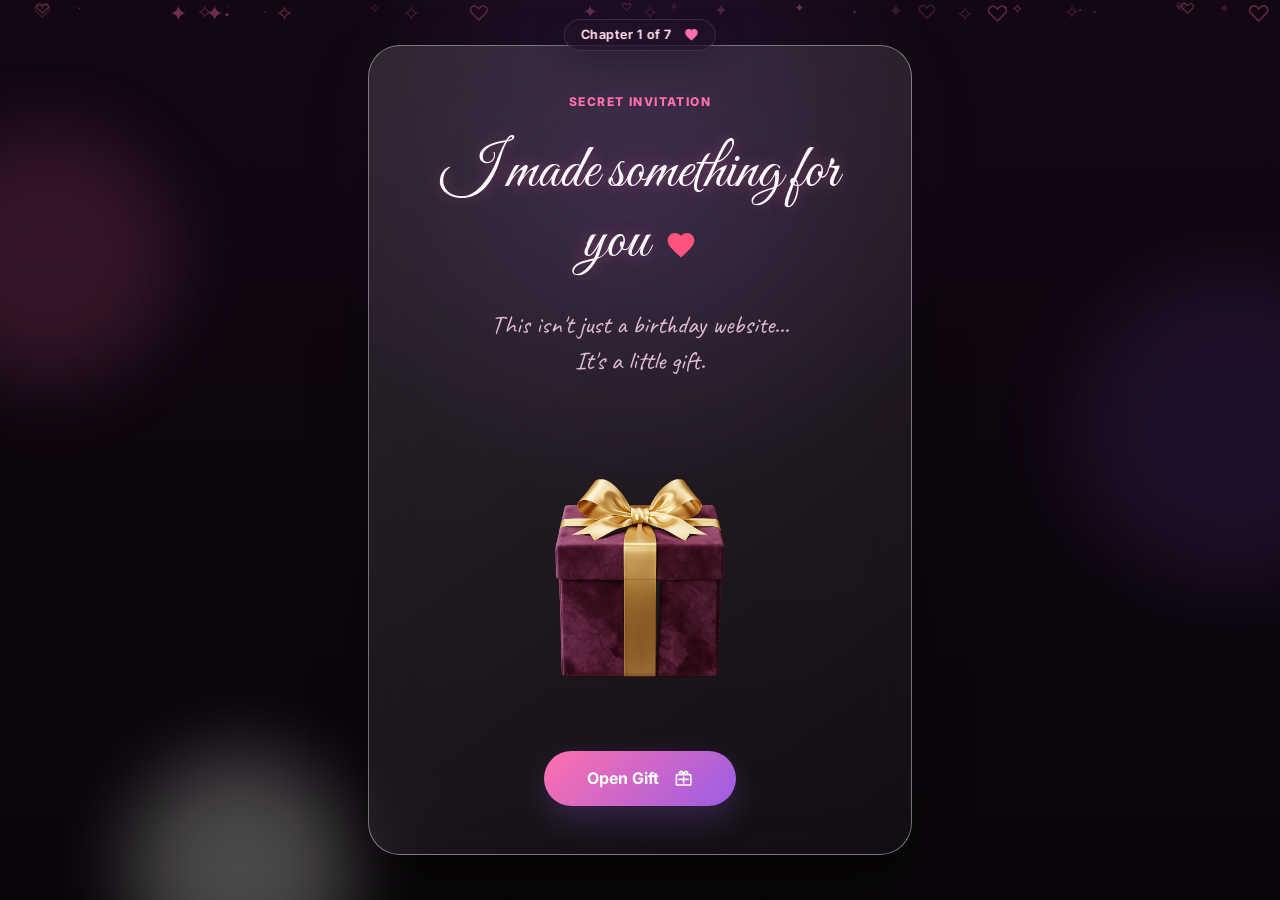
<file: index.html>
<!DOCTYPE html>
<html lang="en">
  <head>
    <meta charset="UTF-8" />
    <meta name="viewport" content="width=device-width, initial-scale=1.0" />
    <meta
      name="description"
      content="I made something for you - A handcrafted emotional birthday gift journey."
    />
    <title>I Made Something For You ❤️</title>
    <link rel="preconnect" href="https://fonts.googleapis.com" />
    <link rel="preconnect" href="https://fonts.gstatic.com" crossorigin />
    <link
      href="https://fonts.googleapis.com/css2?family=Caveat:wght@500;600;700&family=Great+Vibes&family=Inter:wght@400;500;600;700;800&display=swap"
      rel="stylesheet"
    />
    <link rel="stylesheet" href="css/shared.css" />
    <link rel="stylesheet" href="css/invitation.css" />
  </head>
  <body class="is-dark">
    <main class="journey" data-chapter="1">
      <section class="invitation-level" aria-label="Secret invitation">
        <div class="invitation-card">
          <p class="level-kicker">Secret invitation</p>
          <h1>
            I made something for you
            <span style="color: #ff527c; display: inline-flex; align-items: center; vertical-align: middle; margin-left: 0.35rem; margin-top: -0.2rem;"><svg viewBox="0 0 24 24" fill="currentColor" style="width: 2rem; height: 2rem;"><path d="M12 21.35l-1.45-1.32C5.4 15.36 2 12.28 2 8.5 2 5.42 4.42 3 7.5 3c1.74 0 3.41.81 4.5 2.09C13.09 3.81 14.76 3 16.5 3 19.58 3 22 5.42 22 8.5c0 3.78-3.4 6.86-8.55 11.54L12 21.35z"/></svg></span>
          </h1>
          <p class="soft-copy">This isn't just a birthday website... It's a little gift.</p>
          
          <button id="openGiftButton" class="gift-button" type="button" aria-label="Open gift">
            <span class="luxury-gift" aria-hidden="true">
              <span class="gift-glow"></span>
              <img src="luxury_gift_box.png" class="gift-slice gift-lid-img" alt="" />
              <img src="luxury_gift_box.png" class="gift-slice gift-body-img" alt="" />
            </span>
            <span class="primary-button" style="display: inline-flex; align-items: center; justify-content: center;">
              Open Gift 
              <svg viewBox="0 0 24 24" fill="currentColor" style="width: 1.2rem; height: 1.2rem; margin-left: 0.4rem; display: inline-block; vertical-align: middle;"><path d="M20 6h-2.18c.11-.31.18-.65.18-1 0-1.66-1.34-3-3-3-1.05 0-1.96.54-2.5 1.35l-.5.67-.5-.67C10.96 2.54 10.05 2 9 2 7.34 2 6 3.34 6 5c0 .35.07.69.18 1H4c-1.11 0-1.99.89-1.99 2L2 19c0 1.11.89 2 2 2h16c1.11 0 2-.89 2-2V8c0-1.11-.89-2-2-2zm-5-2c.55 0 1 .45 1 1s-.45 1-1 1-1-.45-1-1 .45-1 1-1zM9 4c.55 0 1 .45 1 1s-.45 1-1 1-1-.45-1-1 .45-1 1-1zm11 15H4V8h16v11zM11 9.5h2V18h-2zM5.5 12h13v2h-13z"/></svg>
            </span>
          </button>
        </div>
      </section>
    </main>

    <script src="js/config.js"></script>
    <script src="js/shared.js"></script>
    <script src="js/invitation.js"></script>
  </body>
</html>
</file>
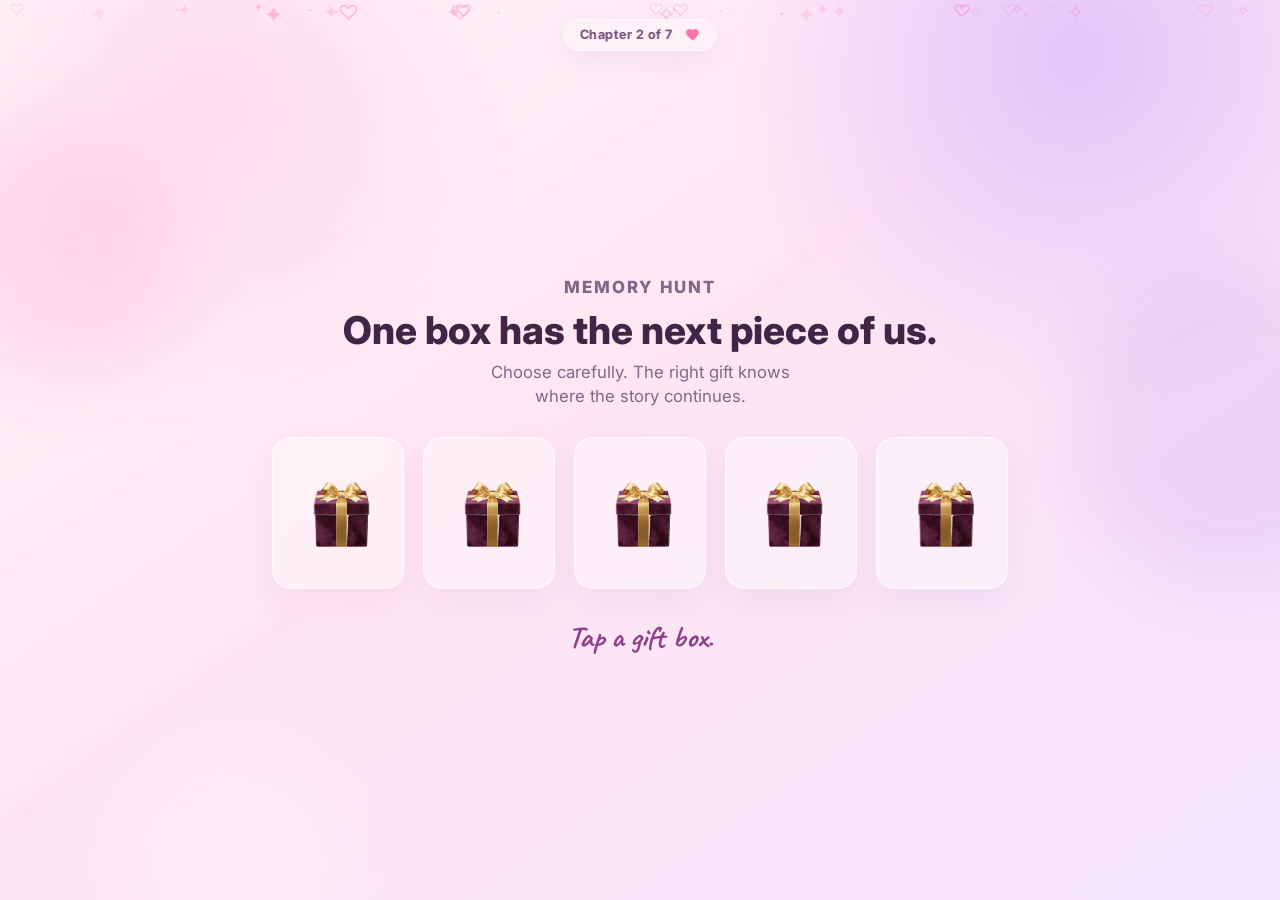
<file: gift.html>
<!DOCTYPE html>
<html lang="en">
  <head>
    <meta charset="UTF-8" />
    <meta name="viewport" content="width=device-width, initial-scale=1.0" />
    <meta
      name="description"
      content="Choose carefully. The right gift knows where the story continues."
    />
    <title>Chapter 2: Memory Hunt 🎁</title>
    <link rel="preconnect" href="https://fonts.googleapis.com" />
    <link rel="preconnect" href="https://fonts.gstatic.com" crossorigin />
    <link
      href="https://fonts.googleapis.com/css2?family=Caveat:wght@500;600;700&family=Great+Vibes&family=Inter:wght@400;500;600;700;800&display=swap"
      rel="stylesheet"
    />
    <link rel="stylesheet" href="css/shared.css" />
    <link rel="stylesheet" href="css/gift.css" />
  </head>
  <body>
    <main class="journey" data-chapter="2">
      <section class="memory-hunt-level" aria-label="Memory hunt game">
        <div class="level-shell">
          <div class="level-heading">
            <p class="level-kicker">Memory Hunt</p>
            <h2>One box has the next piece of us.</h2>
            <p>Choose carefully. The right gift knows where the story continues.</p>
          </div>

          <div id="giftGrid" class="gift-grid" aria-live="polite"></div>
          <p id="huntMessage" class="hunt-message">Tap a gift box.</p>
        </div>
      </section>
    </main>

    <script src="js/config.js"></script>
    <script src="js/shared.js"></script>
    <script src="js/gift.js"></script>
  </body>
</html>
</file>
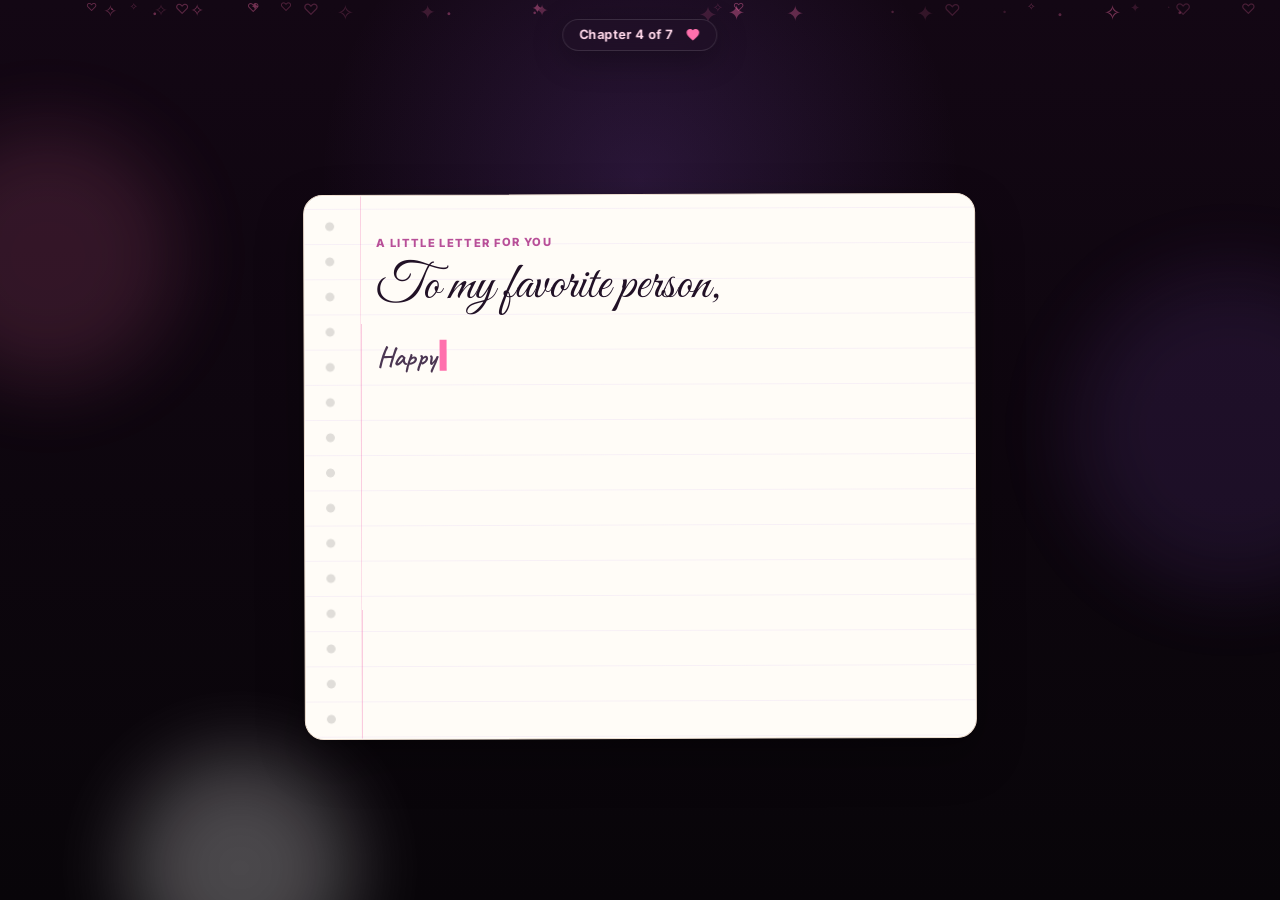
<file: letter.html>
<!DOCTYPE html>
<html lang="en">
  <head>
    <meta charset="UTF-8" />
    <meta name="viewport" content="width=device-width, initial-scale=1.0" />
    <meta
      name="description"
      content="A handwritten birthday letter to my favorite person."
    />
    <title>Chapter 4: The Letter 💌</title>
    <link rel="preconnect" href="https://fonts.googleapis.com" />
    <link rel="preconnect" href="https://fonts.gstatic.com" crossorigin />
    <link
      href="https://fonts.googleapis.com/css2?family=Caveat:wght@500;600;700&family=Great+Vibes&family=Inter:wght@400;500;600;700;800&display=swap"
      rel="stylesheet"
    />
    <link rel="stylesheet" href="css/shared.css" />
    <link rel="stylesheet" href="css/letter.css" />
  </head>
  <body class="is-dark">
    <main class="journey" data-chapter="4">
      <section class="letter-level" aria-label="Birthday letter">
        <div class="letter-shell">
          <div class="paper-card">
            <p class="level-kicker">A little letter for you</p>
            <h2>To my favorite person,</h2>
            <p id="typedLetter" class="typed-letter"></p>
            <span class="letter-signature"></span>
            
            <button id="surpriseButton" class="primary-button paper-button" type="button" style="display: inline-flex; align-items: center; justify-content: center;">
              Open the Surprise 
              <svg viewBox="0 0 24 24" fill="currentColor" style="width: 1.25rem; height: 1.25rem; margin-left: 0.4rem; display: inline-block; vertical-align: middle;"><path d="M20 6h-2.18c.11-.31.18-.65.18-1 0-1.66-1.34-3-3-3-1.05 0-1.96.54-2.5 1.35l-.5.67-.5-.67C10.96 2.54 10.05 2 9 2 7.34 2 6 3.34 6 5c0 .35.07.69.18 1H4c-1.11 0-1.99.89-1.99 2L2 19c0 1.11.89 2 2 2h16c1.11 0 2-.89 2-2V8c0-1.11-.89-2-2-2zm-5-2c.55 0 1 .45 1 1s-.45 1-1 1-1-.45-1-1 .45-1 1-1zM9 4c.55 0 1 .45 1 1s-.45 1-1 1-1-.45-1-1 .45-1 1-1zm11 15H4V8h16v11zM11 9.5h2V18h-2zM5.5 12h13v2h-13z"/></svg>
            </button>
          </div>
        </div>
      </section>
    </main>

    <script src="js/config.js"></script>
    <script src="js/shared.js"></script>
    <script src="js/letter.js"></script>
  </body>
</html>
</file>
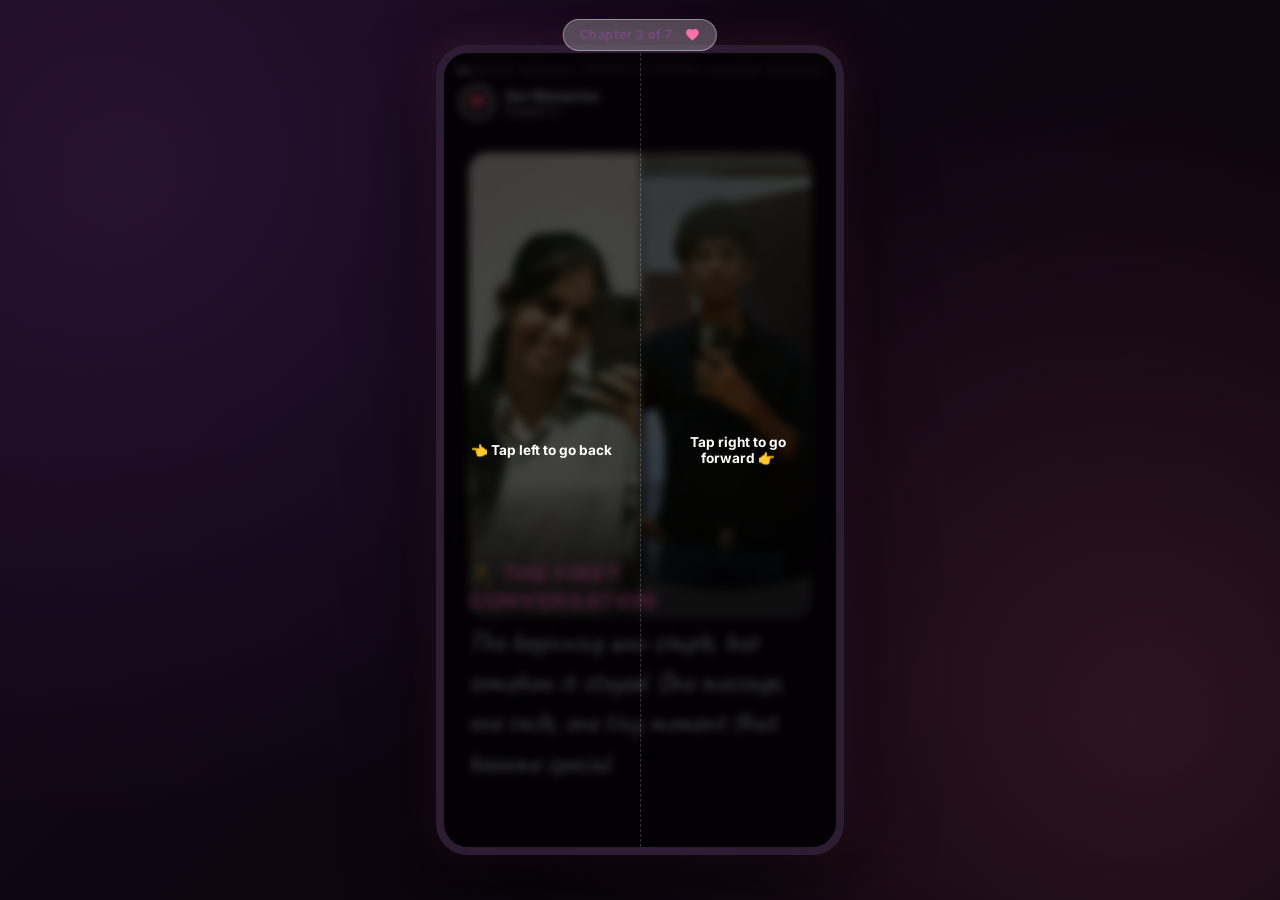
<file: story.html>
<!DOCTYPE html>
<html lang="en">
  <head>
    <meta charset="UTF-8" />
    <meta name="viewport" content="width=device-width, initial-scale=1.0" />
    <meta
      name="description"
      content="Our story, in little pieces. Scroll through our timeline of memories."
    />
    <title>Chapter 3: Our Story 🌸</title>
    <link rel="preconnect" href="https://fonts.googleapis.com" />
    <link rel="preconnect" href="https://fonts.gstatic.com" crossorigin />
    <link
      href="https://fonts.googleapis.com/css2?family=Caveat:wght@500;600;700&family=Great+Vibes&family=Inter:wght@400;500;600;700;800&display=swap"
      rel="stylesheet"
    />
    <link rel="stylesheet" href="css/shared.css" />
    <link rel="stylesheet" href="css/story.css" />
  </head>
  <body>
    <main class="journey" data-chapter="3">
      <section class="story-level" aria-label="Our story timeline">
        
        <!-- Premium Instagram-Style Stories Container -->
        <div class="stories-viewer" id="storiesViewer">
          
          <!-- Segmented progress bars at the top -->
          <div class="progress-bar-container" id="progressBarContainer"></div>

          <!-- Header overlay (User Profile details) -->
          <div class="stories-header">
            <div class="profile-group">
              <div class="avatar-circle" style="color: #ff527c; display: flex; align-items: center; justify-content: center; background: rgba(255, 255, 255, 0.08); border-radius: 50%;"><svg viewBox="0 0 24 24" fill="currentColor" style="width: 1.3rem; height: 1.3rem;"><path d="M12 21.35l-1.45-1.32C5.4 15.36 2 12.28 2 8.5 2 5.42 4.42 3 7.5 3c1.74 0 3.41.81 4.5 2.09C13.09 3.81 14.76 3 16.5 3 19.58 3 22 5.42 22 8.5c0 3.78-3.4 6.86-8.55 11.54L12 21.35z"/></svg></div>
              <div class="profile-text">
                <span class="profile-name">Our Memories</span>
                <span class="profile-subtitle">Chapter 3</span>
              </div>
            </div>
            <button id="musicToggleBtn" class="mute-btn" type="button" aria-label="Mute or unmute music">
              <svg id="musicIcon" width="20" height="20" viewBox="0 0 24 24" fill="currentColor">
                <path d="M12 3v10.55c-.59-.34-1.27-.55-2-.55-2.21 0-4 1.79-4 4s1.79 4 4 4 4-1.79 4-4V7h4V3h-6z"/>
              </svg>
            </button>
          </div>

          <!-- Slide Content Area -->
          <div class="slides-wrapper" id="slidesWrapper"></div>

          <!-- Gesture Navigation Overlay (Left & Right tap zones) -->
          <div class="nav-tap-zones">
            <div class="tap-zone left-zone" id="tapLeft" role="button" aria-label="Previous slide"></div>
            <div class="tap-zone right-zone" id="tapRight" role="button" aria-label="Next slide"></div>
          </div>

          <!-- Tutorial Helper (Fades out after 2.5 seconds) -->
          <div class="stories-tutorial" id="storiesTutorial">
            <div class="tut-instruction left-tut">👈 Tap left to go back</div>
            <div class="tut-instruction right-tut">Tap right to go forward 👉</div>
          </div>
        </div>

      </section>
    </main>

    <script src="js/config.js"></script>
    <script src="js/shared.js"></script>
    <script src="js/story.js"></script>
  </body>
</html>
</file>
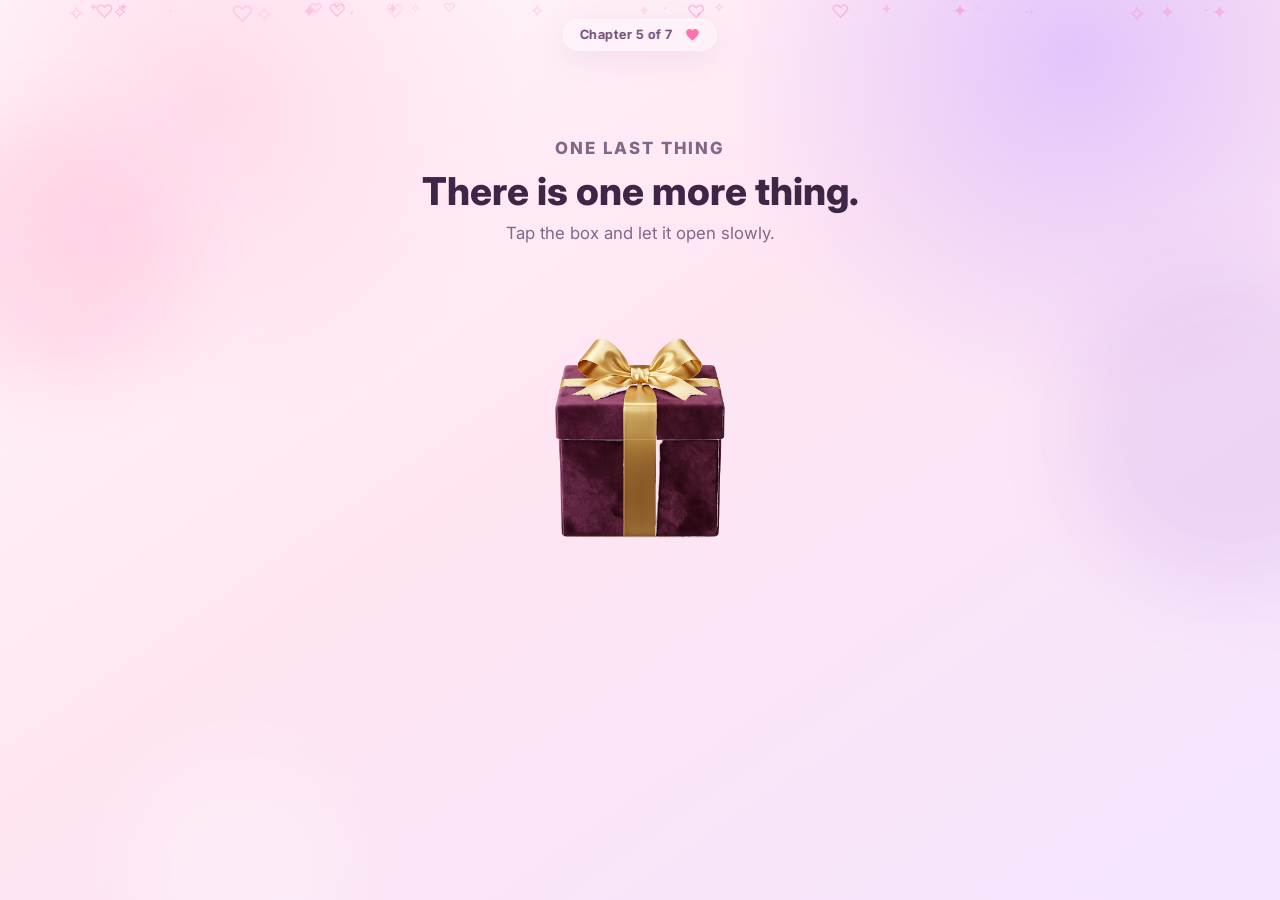
<file: surprise.html>
<!DOCTYPE html>
<html lang="en">
  <head>
    <meta charset="UTF-8" />
    <meta name="viewport" content="width=device-width, initial-scale=1.0" />
    <meta
      name="description"
      content="A final interactive surprise. Tap the premium box to reveal magical memories."
    />
    <title>Chapter 5: The Surprise 🎁</title>
    <link rel="preconnect" href="https://fonts.googleapis.com" />
    <link rel="preconnect" href="https://fonts.gstatic.com" crossorigin />
    <link
      href="https://fonts.googleapis.com/css2?family=Caveat:wght@500;600;700&family=Great+Vibes&family=Inter:wght@400;500;600;700;800&display=swap"
      rel="stylesheet"
    />
    <link rel="stylesheet" href="css/shared.css" />
    <link rel="stylesheet" href="css/surprise.css" />
  </head>
  <body>
    <!-- Confetti Canvas rendering above background elements -->
    <canvas id="confettiCanvas" class="confetti-canvas" aria-hidden="true"></canvas>

    <main class="journey" data-chapter="5">
      <section class="surprise-level" aria-label="Surprise box">
        <div class="level-shell">
          <div class="level-heading">
            <p class="level-kicker">One last thing</p>
            <h2>There is one more thing.</h2>
            <p>Tap the box and let it open slowly.</p>
          </div>

          <button id="revealBoxButton" class="reveal-box-button" type="button" aria-label="Open surprise box">
            <span class="luxury-gift" aria-hidden="true">
              <span class="gift-glow"></span>
              <img src="luxury_gift_box.png" class="gift-slice gift-lid-img" alt="" />
              <img src="luxury_gift_box.png" class="gift-slice gift-body-img" alt="" />
            </span>
          </button>

          <!-- Floating memories container -->
          <div id="floatingMemories" class="floating-memories" aria-label="Floating memories"></div>

          <!-- Stylized Audio Player for Voice Message -->
          <div id="voiceNotePlayer" class="voice-note-player" aria-label="Audio player for voice message">
            <div class="player-card">
              <button id="playBtn" class="play-btn" type="button" aria-label="Play voice note">
                <svg width="24" height="24" viewBox="0 0 24 24" fill="currentColor" style="margin-left: 2px;">
                  <path d="M8 5v14l11-7z"/>
                </svg>
              </button>
              <div class="player-info">
                <p class="player-title">A special voice message</p>
                <p class="player-subtitle" style="display: inline-flex; align-items: center;">Listen when you are ready <svg viewBox="0 0 24 24" fill="currentColor" style="width: 1rem; height: 1rem; margin-left: 0.25rem; display: inline-block; vertical-align: middle;"><path d="M12 2c-4.97 0-9 4.03-9 9v7c0 1.66 1.34 3 3 3h3v-8H5v-2c0-3.87 3.13-7 7-7s7 3.13 7 7v2h-4v8h3c1.66 0 3-1.34 3-3-v-7c0-4.97-4.03-9-9-9z"/></svg></p>
              </div>
              <div id="waveform" class="waveform" aria-hidden="true">
                <span class="wave-bar"></span>
                <span class="wave-bar"></span>
                <span class="wave-bar"></span>
                <span class="wave-bar"></span>
                <span class="wave-bar"></span>
              </div>
            </div>
          </div>

          <!-- Stepper navigation to Chapter 6 -->
          <button id="nextPageButton" class="primary-button step-ending-button" type="button" style="display: inline-flex; align-items: center; justify-content: center;">
            Step inside... <svg viewBox="0 0 24 24" fill="currentColor" style="width: 1.15rem; height: 1.15rem; margin-left: 0.35rem; display: inline-block; vertical-align: middle;"><path d="M12 2l2.4 5.2 5.6 2.4-5.6 2.4-2.4 5.2-2.4-5.2-5.6-2.4 5.6-2.4zM20 16l1.2 2.6 2.8 1.2-2.8 1.2-1.2 2.6-1.2-2.6-2.8-1.2 2.8-1.2zM6 15l1.2 2.6 2.8 1.2-2.8 1.2-1.2 2.6-1.2-2.6-2.8-1.2 2.8-1.2z"/></svg>
          </button>
        </div>
      </section>
    </main>

    <script src="js/config.js"></script>
    <script src="js/shared.js"></script>
    <script src="js/surprise.js"></script>
  </body>
</html>
</file>
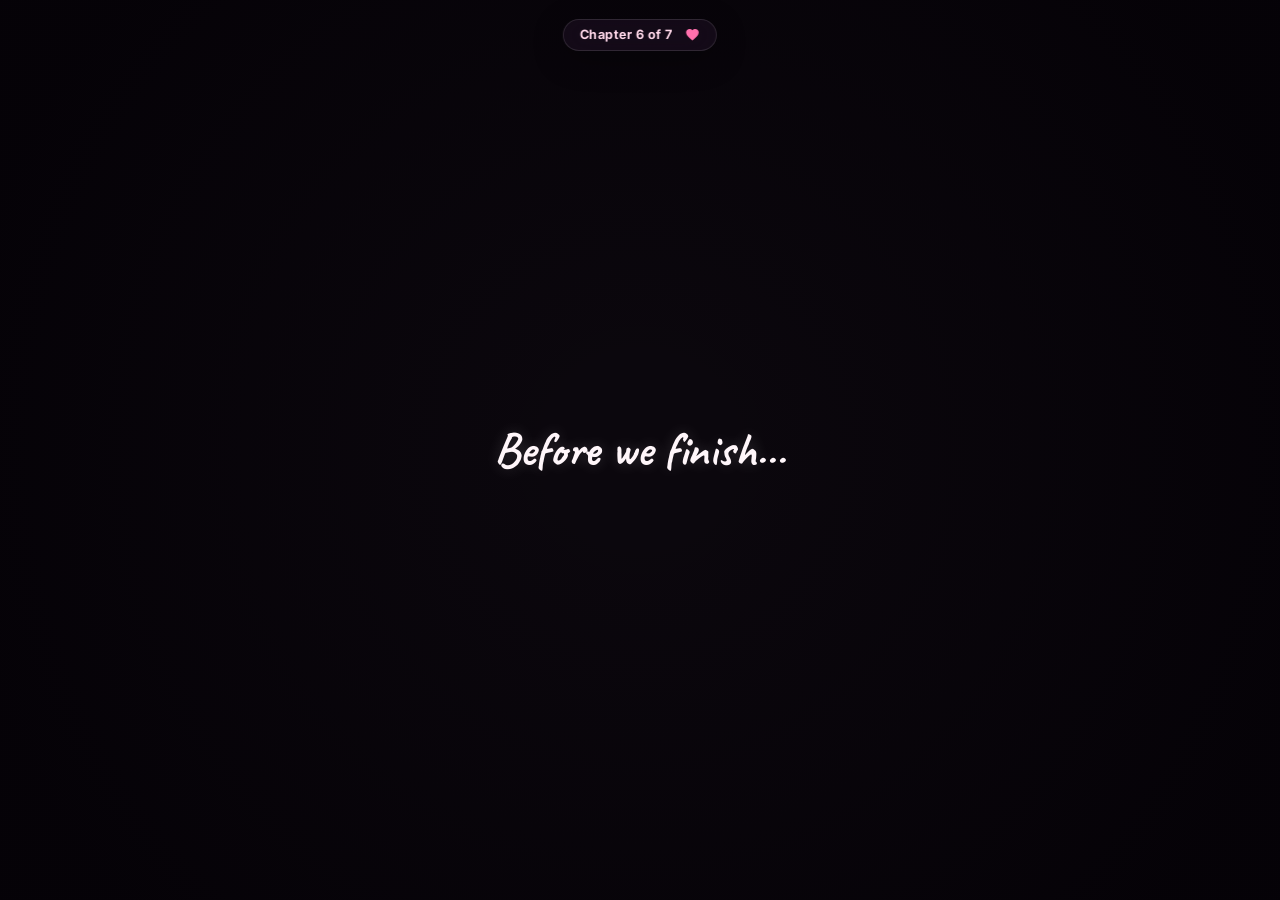
<file: wish.html>
<!DOCTYPE html>
<html lang="en">
  <head>
    <meta charset="UTF-8" />
    <meta name="viewport" content="width=device-width, initial-scale=1.0" />
    <meta name="description" content="Close your eyes and make a special birthday wish." />
    <title>Make A Wish ✦</title>
    <link rel="preconnect" href="https://fonts.googleapis.com" />
    <link rel="preconnect" href="https://fonts.gstatic.com" crossorigin />
    <link
      href="https://fonts.googleapis.com/css2?family=Caveat:wght@500;600;700&family=Inter:wght@400;500;600;700;800&display=swap"
      rel="stylesheet"
    />
    <link rel="stylesheet" href="css/shared.css" />
    <link rel="stylesheet" href="css/wish.css" />
  </head>
  <body class="is-dark">
    <main class="journey" data-chapter="6">
      <section class="wish-level" aria-label="Make a wish">
        <div id="wishFlash" class="wish-overlay-flash" aria-hidden="true"></div>

        <!-- Sequential text prompt slides -->
        <div class="wish-prompt-container">
          <p id="wishPrompt" class="wish-prompt"></p>
        </div>

        <!-- Birthday Cake Area (transitions in after text slides complete) -->
        <div class="cake-section" id="cakeSection">
          <div class="cake-container">
            <!-- Gourmet Birthday Cake SVG illustration -->
            <svg class="cake-svg" viewBox="0 0 200 220" xmlns="http://www.w3.org/2000/svg">
              <!-- Golden platter base -->
              <ellipse cx="100" cy="185" rx="75" ry="12" fill="#ffd700" opacity="0.85" />
              <ellipse cx="100" cy="183" rx="72" ry="10" fill="#ffffff" opacity="0.9" />
              <ellipse cx="100" cy="183" rx="68" ry="8" fill="#ffd700" opacity="0.25" />
              
              <!-- Cake body base layer -->
              <path d="M40,120 C40,120 40,175 40,175 C40,180 160,180 160,175 C160,175 160,120 160,120 Z" fill="#ffe5ee" />
              
              <!-- Frosted cake top surface -->
              <ellipse cx="100" cy="120" rx="60" ry="12" fill="#fff0f5" />
              
              <!-- Drips or frosting design on the side -->
              <path d="M40,120 C45,130 50,132 55,124 C60,120 65,135 70,126 C75,120 80,128 85,123 C90,120 95,132 100,124 C105,120 110,130 115,122 C120,120 125,128 130,123 C135,120 140,134 145,124 C150,120 155,125 160,120 C160,120 160,128 160,128 C155,132 150,128 145,134 C140,138 135,128 130,131 C125,134 120,128 115,130 C110,132 105,128 100,132 C95,135 90,128 85,131 C80,134 75,128 70,133 C65,136 60,128 55,131 C50,133 45,128 40,126 Z" fill="#ffccd8" opacity="0.95" />

              <!-- Decorative white whipped cream drops -->
              <circle cx="55" cy="118" r="4.5" fill="#ffffff" />
              <circle cx="70" cy="122" r="5" fill="#ffffff" />
              <circle cx="85" cy="124" r="5" fill="#ffffff" />
              <circle cx="100" cy="125" r="5.5" fill="#ffffff" />
              <circle cx="115" cy="124" r="5" fill="#ffffff" />
              <circle cx="130" cy="122" r="5" fill="#ffffff" />
              <circle cx="145" cy="118" r="4.5" fill="#ffffff" />
              
              <!-- Striped gold candle stick -->
              <rect x="97" y="65" width="6" height="45" rx="2.5" fill="#ffd700" />
              <line x1="97" y1="75" x2="103" y2="70" stroke="#ffffff" stroke-width="2" />
              <line x1="97" y1="88" x2="103" y2="83" stroke="#ffffff" stroke-width="2" />
              <line x1="97" y1="101" x2="103" y2="96" stroke="#ffffff" stroke-width="2" />
              
              <!-- Candle wick -->
              <line x1="100" y1="65" x2="100" y2="58" stroke="#222222" stroke-width="1.5" />
            </svg>

            <!-- HTML/CSS organic layered flickering flame -->
            <div class="flame-wrapper" id="candleFlame">
              <div class="flame-outer"></div>
              <div class="flame-inner"></div>
              <div class="flame-core"></div>
            </div>

            <!-- Blowout Smoke Trail -->
            <div class="smoke-trail" id="smokeTrail"></div>
          </div>

          <!-- Interaction Actions -->
          <div class="wish-action-card">
            <!-- iOS permission / start trigger -->
            <button id="startWishBtn" class="primary-button action-btn" type="button">
              Start Wishing
            </button>
            
            <!-- Desktop fallback action button -->
            <button id="blowCandleBtn" class="primary-button action-btn is-hidden" type="button">
              Blow Out Candle
            </button>
            
            <!-- Mobile accelerometer instructions -->
            <p id="shakeInstruction" class="shake-instruction is-hidden">
              Now close your eyes, make a wish,<br>and gently shake your phone or tap the flame.
            </p>
          </div>
        </div>
      </section>
    </main>

    <script src="js/config.js"></script>
    <script src="js/shared.js"></script>
    <script src="js/wish.js"></script>
  </body>
</html>
</file>
<file: css/shared.css>
:root {
  --pink: #ff70ad;
  --blush: #ffd8ea;
  --lavender: #d9b8ff;
  --purple: #9b5de5;
  --deep: #140816;
  --deep-soft: #211126;
  --paper: #fffaf5;
  --ink: #3e2647;
  --muted: #806888;
  --white: #fffaff;
  --glass: rgba(255, 255, 255, 0.22);
  --glass-border: rgba(255, 255, 255, 0.4);
  --shadow: 0 1.8rem 4.5rem rgba(90, 35, 110, 0.18);
}

* {
  box-sizing: border-box;
}

html {
  scroll-behavior: smooth;
  height: 100%;
}

body {
  margin: 0;
  min-height: 100svh;
  overflow-x: hidden;
  color: var(--ink);
  font-family: "Inter", system-ui, -apple-system, sans-serif;
  background:
    radial-gradient(circle at 16% 12%, rgba(255, 216, 234, 0.9), transparent 20rem),
    radial-gradient(circle at 84% 6%, rgba(217, 184, 255, 0.72), transparent 22rem),
    linear-gradient(145deg, #fff8fc 0%, #ffe5f2 46%, #f4e5ff 100%);
  transition: background 1s ease;
}

body.is-dark {
  color: var(--white);
  background:
    radial-gradient(circle at 50% 20%, rgba(155, 93, 229, 0.18), transparent 20rem),
    linear-gradient(180deg, #130714 0%, #080509 100%);
}

button, a {
  font: inherit;
  color: inherit;
  text-decoration: none;
}

/* Ambient Layer */
.ambient,
.particle-layer {
  position: fixed;
  inset: 0;
  overflow: hidden;
  pointer-events: none;
}

.ambient {
  z-index: 0;
}

.particle-layer {
  z-index: 1;
}

.aura {
  position: absolute;
  border-radius: 999px;
  filter: blur(40px);
  opacity: 0.6;
  animation: auraDrift 16s ease-in-out infinite alternate;
}

.aura-one {
  width: 16rem;
  height: 16rem;
  left: -5rem;
  top: 8rem;
  background: rgba(255, 112, 173, 0.3);
}

.aura-two {
  width: 20rem;
  height: 20rem;
  right: -7rem;
  top: 25%;
  background: rgba(155, 93, 229, 0.24);
  animation-delay: -4s;
}

.aura-three {
  width: 14rem;
  height: 14rem;
  left: 20%;
  bottom: -5rem;
  background: rgba(255, 255, 255, 0.6);
  animation-delay: -8s;
}

.particle {
  position: absolute;
  color: rgba(255, 112, 173, 0.6);
  font-size: 0.85rem;
  animation: floatParticle linear infinite;
}

/* Glassmorphism Capsule Button */
.primary-button,
.secondary-button {
  min-width: 12rem;
  min-height: 3.4rem;
  display: inline-flex;
  align-items: center;
  justify-content: center;
  gap: 0.5rem;
  border: 0;
  border-radius: 999px;
  color: white;
  font-weight: 700;
  font-size: 1rem;
  background: linear-gradient(135deg, var(--pink), var(--purple));
  box-shadow: 0 0.8rem 2rem rgba(155, 93, 229, 0.25);
  cursor: pointer;
  transition: transform 0.3s cubic-bezier(0.175, 0.885, 0.32, 1.275), box-shadow 0.3s ease;
  user-select: none;
}

.primary-button:hover,
.secondary-button:hover {
  transform: translateY(-3px) scale(1.03);
  box-shadow: 0 1.2rem 2.5rem rgba(155, 93, 229, 0.35);
}

.primary-button:active,
.secondary-button:active {
  transform: translateY(-1px) scale(0.98);
}

.secondary-button:focus-visible,
.primary-button:focus-visible {
  outline: 3px solid rgba(155, 93, 229, 0.48);
  outline-offset: 6px;
}

/* Progress Indicator */
.progress-indicator {
  position: fixed;
  top: 1.2rem;
  left: 50%;
  transform: translateX(-50%);
  z-index: 1000;
  display: flex;
  align-items: center;
  gap: 0.5rem;
  padding: 0.45rem 1rem;
  border-radius: 999px;
  background: rgba(255, 255, 255, 0.25);
  border: 1px solid rgba(255, 255, 255, 0.4);
  backdrop-filter: blur(16px);
  -webkit-backdrop-filter: blur(16px);
  box-shadow: 0 0.5rem 2rem rgba(90, 35, 110, 0.08);
  font-size: 0.8rem;
  font-weight: 700;
  color: #724c7a;
  letter-spacing: 0.03em;
  pointer-events: none;
  animation: arriveSoftly 800ms ease both;
}

body.is-dark .progress-indicator {
  color: var(--blush);
  background: rgba(33, 17, 38, 0.5);
  border: 1px solid rgba(255, 255, 255, 0.12);
  box-shadow: 0 0.5rem 2rem rgba(0, 0, 0, 0.3);
}

/* Page Transition Overlay */
.page-transition-overlay {
  position: fixed;
  inset: 0;
  background: #140816;
  z-index: 9999;
  opacity: 1; /* Starts full screen cover, fades out on load */
  pointer-events: all;
  transition: opacity 0.8s cubic-bezier(0.25, 1, 0.5, 1);
}

.page-transition-overlay.is-loaded {
  opacity: 0;
  pointer-events: none;
}

.page-transition-overlay.is-exiting {
  opacity: 1;
  pointer-events: all;
}

/* Main Container Transition */
main.journey {
  position: relative;
  z-index: 2;
  opacity: 0;
  transform: translateY(15px);
  transition: opacity 0.8s cubic-bezier(0.25, 1, 0.5, 1), transform 0.8s cubic-bezier(0.25, 1, 0.5, 1);
}

main.journey.is-active {
  opacity: 1;
  transform: translateY(0);
}

/* Ambient Animations */
@keyframes auraDrift {
  0% {
    transform: translate3d(0, 0, 0) scale(1);
  }
  100% {
    transform: translate3d(1.5rem, -1.5rem, 0) scale(1.08);
  }
}

@keyframes floatParticle {
  from {
    opacity: 0;
    transform: translateY(105vh) rotate(0deg);
  }
  15%, 85% {
    opacity: 0.8;
  }
  to {
    opacity: 0;
    transform: translateY(-10vh) rotate(360deg);
  }
}

@keyframes arriveSoftly {
  from {
    opacity: 0;
    transform: translate(-50%, -10px);
  }
  to {
    opacity: 1;
    transform: translate(-50%, 0);
  }
}

/* Base mobile-first aura sizes */
.aura-one {
  width: 10rem;
  height: 10rem;
  left: -3rem;
  top: 5rem;
  background: rgba(255, 112, 173, 0.25);
}

.aura-two {
  width: 12rem;
  height: 12rem;
  right: -4rem;
  top: 30%;
  background: rgba(155, 93, 229, 0.2);
  animation-delay: -4s;
}

.aura-three {
  width: 8rem;
  height: 8rem;
  left: 10%;
  bottom: -3rem;
  background: rgba(255, 255, 255, 0.45);
  animation-delay: -8s;
}

/* Tablet & Desktop upscale */
@media (min-width: 768px) {
  .aura-one { width: 16rem; height: 16rem; left: -5rem; top: 8rem; }
  .aura-two { width: 20rem; height: 20rem; right: -7rem; }
  .aura-three { width: 14rem; height: 14rem; bottom: -5rem; }
}

/* Respect user preferences for reduced motion */
@media (prefers-reduced-motion: reduce) {
  *, ::before, ::after {
    animation-delay: -1ms !important;
    animation-duration: 1ms !important;
    animation-iteration-count: 1 !important;
    background-attachment: initial !important;
    scroll-behavior: auto !important;
    transition-duration: 0s !important;
    transition-delay: 0s !important;
  }
}
</file>
<file: css/invitation.css>
.invitation-level {
  min-height: 100svh;
  display: grid;
  place-items: center;
  padding: 1rem;
  position: relative;
  z-index: 2;
}

.invitation-card {
  width: min(100%, 24rem);
  min-height: auto;
  display: flex;
  flex-direction: column;
  justify-content: center;
  align-items: center;
  gap: clamp(1.2rem, 5vw, 1.8rem);
  padding: clamp(1.5rem, 6vw, 3rem) clamp(1.2rem, 5vw, 2.2rem);
  text-align: center;
  border-radius: 2rem;
  border: 1px solid var(--glass-border);
  background: linear-gradient(145deg, rgba(255, 255, 255, 0.12), rgba(255, 255, 255, 0.04));
  box-shadow: 0 1.5rem 3.5rem rgba(0, 0, 0, 0.35);
  backdrop-filter: blur(28px);
  -webkit-backdrop-filter: blur(28px);
  animation: cardArrive 1.2s cubic-bezier(0.25, 1, 0.5, 1) both;
}

.level-kicker {
  margin: 0;
  color: var(--pink);
  font-size: 0.75rem;
  font-weight: 800;
  letter-spacing: 0.12em;
  text-transform: uppercase;
}

h1 {
  font-family: "Great Vibes", cursive;
  font-size: clamp(2.4rem, 11vw, 3.8rem);
  font-weight: 400;
  margin: 0;
  line-height: 1.15;
  color: var(--white);
  text-shadow: 0 0 15px rgba(255, 112, 173, 0.35);
}

.soft-copy {
  margin: 0;
  color: var(--blush);
  opacity: 0.85;
  font-size: clamp(1.3rem, 5vw, 1.6rem);
  line-height: 1.4;
  max-width: 25ch;
  font-family: "Caveat", cursive;
}

.gift-button {
  display: flex;
  flex-direction: column;
  align-items: center;
  gap: clamp(1rem, 4vw, 1.5rem);
  border: 0;
  background: transparent;
  cursor: pointer;
  margin-top: 0.5rem;
  padding: 0;
  width: 100%;
}

/* Premium Luxury Sliced Gift Box Container */
.luxury-gift {
  position: relative;
  display: block;
  width: clamp(12rem, 48vw, 15.5rem);
  height: clamp(12rem, 48vw, 15.5rem);
  aspect-ratio: 1;
  margin: 0 auto;
}

.gift-slice {
  position: absolute;
  inset: 0;
  width: 100%;
  height: 100%;
  object-fit: contain;
  transition: transform 1.8s cubic-bezier(0.25, 1, 0.3, 1), opacity 1.4s ease;
  pointer-events: none;
}

/* Precise Slice Coordinates based on gold bow & box structure */
.gift-lid-img {
  clip-path: inset(0 0 48.5% 0); /* Holds top 51.5% (the lid and the golden bow) */
  z-index: 3;
  transform-origin: 15% 50%;
}

.gift-body-img {
  clip-path: inset(51.5% 0 0 0); /* Holds bottom 48.5% (the velvet body) */
  z-index: 1;
}

/* Warm Golden Glow from Inside */
.gift-glow {
  position: absolute;
  top: 51.5%;
  left: 50%;
  transform: translate(-50%, -50%) scale(0.1);
  width: 60%;
  height: 35%;
  border-radius: 50%;
  background: radial-gradient(circle, rgba(255, 195, 75, 0.95) 0%, rgba(255, 112, 173, 0.4) 45%, transparent 70%);
  filter: blur(8px);
  opacity: 0;
  z-index: 2;
  transition: transform 2s cubic-bezier(0.25, 1, 0.3, 1), opacity 1.5s ease;
  pointer-events: none;
}

/* Sparkles upward drift animation */
.gold-sparkle {
  position: absolute;
  top: 50%;
  left: 50%;
  transform: translate(-50%, -50%);
  pointer-events: none;
  z-index: 4;
  opacity: 0;
  text-shadow: 0 0 5px currentColor, 0 0 10px currentColor;
  animation: floatSparkle cubic-bezier(0.25, 1, 0.5, 1) forwards;
}

/* Opening Animations */
.gift-button.is-open .gift-lid-img {
  /* Ribbon loosens and lid slowly lifts away to the side */
  transform: translate(-2.2rem, -5rem) rotate(-18deg) scale(0.92);
  opacity: 0;
}

.gift-button.is-open .gift-body-img {
  transform: translateY(0.4rem);
  opacity: 0.8;
}

.gift-button.is-open .gift-glow {
  opacity: 1;
  transform: translate(-50%, -50%) scale(2.2);
}

/* Upscale layouts for desktop/tablets */
@media (min-width: 768px) {
  .invitation-card {
    width: min(92vw, 34rem);
    min-height: min(42rem, 80svh);
    padding: 3rem 2.5rem;
    gap: 1.8rem;
  }
  
  .luxury-gift {
    width: 19rem;
    height: 19rem;
  }
  
  .gift-button {
    margin-top: 1rem;
  }
}

@keyframes cardArrive {
  from {
    opacity: 0;
    transform: translateY(-12px);
  }
  to {
    opacity: 1;
    transform: translateY(0);
  }
}

@keyframes floatSparkle {
  0% {
    opacity: 0;
    transform: translate(calc(-50% + var(--startX)), calc(-50% + var(--startY))) scale(0.2);
  }
  15% {
    opacity: 1;
    transform: translate(calc(-50% + var(--startX)), calc(-50% + var(--startY))) scale(1.3);
  }
  100% {
    opacity: 0;
    transform: translate(calc(-50% + var(--startX) + var(--moveX)), calc(-50% + var(--startY) + var(--moveY))) scale(0.3) rotate(220deg);
  }
}
</file>
<file: css/gift.css>
.memory-hunt-level {
  min-height: 100svh;
  display: flex;
  flex-direction: column;
  justify-content: center;
  align-items: center;
  padding: 4rem 1rem 2rem;
  z-index: 2;
  position: relative;
}

.level-shell {
  width: min(100%, 24rem);
  margin: 0 auto;
  text-align: center;
  display: flex;
  flex-direction: column;
  gap: clamp(1.2rem, 5vw, 1.8rem);
}

.level-heading {
  display: flex;
  flex-direction: column;
  gap: 0.5rem;
}

.level-kicker {
  margin: 0;
  color: #b84f98;
  font-size: 0.75rem;
  font-weight: 800;
  letter-spacing: 0.12em;
  text-transform: uppercase;
}

h2 {
  font-size: clamp(1.6rem, 7.5vw, 2.4rem);
  font-weight: 800;
  line-height: 1.2;
  color: var(--ink);
  margin: 0;
}

.level-heading p {
  margin: 0;
  color: var(--muted);
  font-size: clamp(0.95rem, 4vw, 1.05rem);
  line-height: 1.4;
  max-width: 32ch;
  margin: 0 auto;
}

/* 2-Column Mobile-First Grid */
.gift-grid {
  display: grid;
  grid-template-columns: repeat(2, minmax(0, 1fr));
  gap: clamp(0.8rem, 4vw, 1.2rem);
  width: 100%;
  margin: 0 auto;
}

.mini-gift {
  min-height: 7.8rem;
  display: flex;
  flex-direction: column;
  align-items: center;
  justify-content: center;
  border: 1px solid rgba(255, 255, 255, 0.6);
  border-radius: 1.2rem;
  background: rgba(255, 255, 255, 0.4);
  box-shadow: 0 0.8rem 2rem rgba(93, 45, 123, 0.06);
  backdrop-filter: blur(16px);
  -webkit-backdrop-filter: blur(16px);
  cursor: pointer;
  transition: transform 0.3s cubic-bezier(0.175, 0.885, 0.32, 1.275), background 0.3s ease, box-shadow 0.3s ease;
  padding: 0.8rem;
}

/* Center the 5th box neatly on mobile */
.mini-gift:nth-child(5) {
  grid-column: span 2;
  width: 100%;
  max-width: calc(50% - 0.6rem); /* Matches standard column width */
  justify-self: center;
}

.mini-gift:hover {
  transform: translateY(-4px) rotate(-1deg);
  background: rgba(255, 255, 255, 0.65);
  box-shadow: 0 1rem 2.5rem rgba(93, 45, 123, 0.12);
}

.mini-gift:active {
  transform: scale(0.96);
}

.mini-gift.is-wrong {
  animation: shakeBox 0.5s ease;
  background: rgba(255, 194, 218, 0.22);
  border-color: rgba(255, 112, 173, 0.35);
  pointer-events: none !important;
  cursor: default;
  opacity: 0.68;
}

.mini-gift.is-wrong .gift-slice.gift-lid-img {
  transform: translate(-0.5rem, -1.2rem) rotate(-10deg) scale(0.95);
  opacity: 0.45;
}

.mini-gift.is-correct {
  animation: popBox 0.7s cubic-bezier(0.175, 0.885, 0.32, 1.275) forwards;
  background: rgba(217, 255, 222, 0.4);
  border-color: rgba(72, 187, 120, 0.5);
}

/* Premium Sliced Luxury Gift Box inside Mini Gift button */
.luxury-gift {
  position: relative;
  display: block;
  width: 5.2rem;
  height: 5.2rem;
  aspect-ratio: 1;
  margin: 0 auto;
}

.gift-slice {
  position: absolute;
  inset: 0;
  width: 100%;
  height: 100%;
  object-fit: contain;
  transition: transform 1.2s cubic-bezier(0.25, 1, 0.3, 1), opacity 0.8s ease;
  pointer-events: none;
}

.gift-lid-img {
  clip-path: inset(0 0 48.5% 0);
  z-index: 3;
  transform-origin: 15% 50%;
}

.gift-body-img {
  clip-path: inset(51.5% 0 0 0);
  z-index: 1;
}

.gift-glow {
  position: absolute;
  top: 51.5%;
  left: 50%;
  transform: translate(-50%, -50%) scale(0.1);
  width: 60%;
  height: 35%;
  border-radius: 50%;
  background: radial-gradient(circle, rgba(255, 195, 75, 0.95) 0%, rgba(255, 112, 173, 0.4) 45%, transparent 70%);
  filter: blur(5px);
  opacity: 0;
  z-index: 2;
  transition: transform 1.2s cubic-bezier(0.25, 1, 0.3, 1), opacity 0.8s ease;
  pointer-events: none;
}

/* Open states for correct box */
.mini-gift.is-correct .gift-lid-img {
  transform: translate(-0.8rem, -2rem) rotate(-18deg) scale(0.92);
  opacity: 0;
}

.mini-gift.is-correct .gift-body-img {
  transform: translateY(0.2rem);
  opacity: 0.85;
}

.mini-gift.is-correct .gift-glow {
  opacity: 1;
  transform: translate(-50%, -50%) scale(2);
}

.hunt-message {
  min-height: 2.2rem;
  margin: 0;
  color: #92408c;
  font-family: "Caveat", cursive;
  font-size: clamp(1.5rem, 6vw, 1.9rem);
  font-weight: 700;
  text-shadow: 0 1px 2px rgba(255, 255, 255, 0.6);
  animation: floatBounce 2s infinite ease-in-out;
}

@keyframes shakeBox {
  0%, 100% { transform: translateX(0); }
  20%, 60% { transform: translateX(-5px) rotate(-2deg); }
  40%, 80% { transform: translateX(5px) rotate(2deg); }
}

@keyframes popBox {
  0% { transform: scale(1); }
  50% { transform: scale(1.12) translateY(-4px); }
  100% { transform: scale(1) translateY(0); }
}

@keyframes floatBounce {
  0%, 100% { transform: translateY(0); }
  50% { transform: translateY(-4px); }
}

/* Desktop & Tablet upscaling layout */
@media (min-width: 768px) {
  .level-shell {
    width: min(100%, 52rem);
  }
  
  .gift-grid {
    grid-template-columns: repeat(5, minmax(0, 1fr));
    max-width: 46rem;
    gap: 1.2rem;
  }
  
  .mini-gift {
    min-height: 9.5rem;
    padding: 1.2rem;
  }
  
  .mini-gift:nth-child(5) {
    grid-column: span 1;
    max-width: none;
    justify-self: stretch;
  }
  
  .luxury-gift {
    width: 6.2rem;
    height: 6.2rem;
  }
}
</file>
<file: css/letter.css>
.letter-level {
  min-height: 100svh;
  display: flex;
  justify-content: center;
  align-items: center;
  padding: 4rem 1rem 2rem;
  z-index: 2;
  position: relative;
}

.letter-shell {
  width: 100%;
  max-width: 26rem;
  display: flex;
  justify-content: center;
  align-items: center;
}

/* Notebook Ruled Paper simulation */
.paper-card {
  position: relative;
  width: 100%;
  padding: clamp(1.4rem, 6vw, 2.2rem) clamp(1rem, 4vw, 1.8rem);
  padding-left: clamp(2rem, 8vw, 3rem); /* Margin space for holes and red line */
  border-radius: 1.2rem;
  color: #38263d;
  background-color: #fffcf7;
  
  /* Notebook paper background graphics: Red vertical line and horizontal blue lines */
  background-image: 
    linear-gradient(90deg, rgba(239, 90, 165, 0.3) 1px, transparent 1px),
    linear-gradient(rgba(155, 93, 229, 0.08) 1px, transparent 1px);
  background-size: 100% 100%, 100% 2.2rem;
  background-position: clamp(1.6rem, 6.5vw, 2.5rem) 0, 0 0.8rem;
  background-repeat: no-repeat, repeat;
  
  box-shadow: 
    0 1.2rem 3rem rgba(0, 0, 0, 0.3), 
    0 0.2rem 0.5rem rgba(0, 0, 0, 0.15),
    0 0 0 1px rgba(255, 255, 255, 0.5) inset;
  border: 1px solid #f2e3d5;
  transform: rotate(-0.5deg);
  opacity: 0;
  transition: opacity 1s ease, transform 1s ease;
}

/* Notebook Ring Binder Holes */
.paper-card::before {
  content: "";
  position: absolute;
  top: 0.8rem;
  bottom: 0.8rem;
  left: clamp(0.5rem, 2.2vw, 0.8rem);
  width: 0.6rem;
  background-image: radial-gradient(circle, rgba(0, 0, 0, 0.12) 0.2rem, transparent 0.24rem);
  background-size: 100% 2.2rem;
  background-position: 0 0;
  z-index: 10;
}

.paper-card.is-visible {
  opacity: 1;
  transform: translateY(0) rotate(-0.2deg);
}

.level-kicker {
  margin: 0 0 0.4rem 0;
  color: #b84f98;
  font-size: 0.7rem;
  font-weight: 800;
  letter-spacing: 0.12em;
  text-transform: uppercase;
}

.paper-card h2 {
  margin: 0 0 0.8rem 0;
  font-family: "Great Vibes", cursive;
  font-size: clamp(2rem, 8vw, 3.2rem);
  font-weight: 400;
  color: #211126;
  line-height: 1.2;
}

.typed-letter {
  min-height: 12rem;
  margin: 1.2rem 0;
  color: #4b3652;
  font-family: "Caveat", cursive;
  font-size: clamp(1.4rem, 5vw, 1.65rem);
  font-weight: 600;
  line-height: 2.2rem; /* Perfectly aligned to notebook rules */
  white-space: pre-wrap;
  padding-top: 0.15rem;
}

/* Ruled typewriter caret blink */
.typed-letter::after {
  content: "";
  display: inline-block;
  width: 0.4rem;
  height: 1.1em;
  margin-left: 0.2rem;
  vertical-align: -0.15em;
  background: var(--pink);
  animation: blinkCaret 0.8s steps(2, start) infinite;
}

.typed-letter.typing-done::after {
  display: none;
}

.letter-signature {
  display: block;
  color: var(--purple);
  font-family: "Great Vibes", cursive;
  font-size: clamp(2rem, 8vw, 2.6rem);
  text-align: right;
  margin-top: 1rem;
  padding-right: 0.5rem;
  opacity: 0;
  transform: translateY(8px);
  transition: opacity 1s ease, transform 1s ease;
}

.letter-signature.is-visible {
  opacity: 1;
  transform: translateY(0);
}

.paper-button {
  display: flex;
  margin: 2rem auto 0;
  opacity: 0;
  pointer-events: none;
  transform: translateY(12px);
  transition: opacity 0.8s ease, transform 0.8s ease;
}

.paper-button.is-visible {
  opacity: 1;
  pointer-events: all;
  transform: translateY(0);
}

@keyframes blinkCaret {
  50% { opacity: 0; }
}

/* Desktop & Tablet Scales */
@media (min-width: 768px) {
  .letter-shell {
    max-width: 42rem;
  }
  
  .paper-card {
    padding: 2.5rem 2rem;
    padding-left: 4.5rem;
    background-position: 3.5rem 0, 0 0.8rem;
  }
  
  .paper-card::before {
    left: 1.2rem;
    width: 0.8rem;
    background-image: radial-gradient(circle, rgba(0, 0, 0, 0.12) 0.25rem, transparent 0.3rem);
  }
  
  .typed-letter {
    font-size: 1.75rem;
    min-height: 16rem;
  }
}
</file>
<file: css/story.css>
/* Reset and fill page */
body {
  background: #000;
  overflow: hidden;
}

.story-level {
  min-height: 100svh;
  display: flex;
  align-items: center;
  justify-content: center;
  padding: 0;
  margin: 0;
  position: relative;
  z-index: 2;
}

/* Stories Viewer Container - Mobile Full Screen by Default */
.stories-viewer {
  position: relative;
  width: 100vw;
  height: 100svh;
  background: #0d0611;
  display: flex;
  flex-direction: column;
  overflow: hidden;
  z-index: 10;
}

/* Tablet & Desktop Layout - Scale into a premium mock phone shell */
@media (min-width: 768px) {
  .story-level {
    padding: 2rem 1rem;
    background: 
      radial-gradient(circle at 10% 20%, rgba(155, 93, 229, 0.12), transparent 40rem),
      radial-gradient(circle at 90% 80%, rgba(255, 112, 173, 0.15), transparent 40rem),
      linear-gradient(135deg, #18091b 0%, #060208 100%);
  }

  .stories-viewer {
    width: min(94vw, 25.5rem);
    height: min(90vh, 52rem);
    border-radius: 2rem;
    border: 8px solid #2d1d33;
    box-shadow: 
      0 2.5rem 5rem rgba(0, 0, 0, 0.65), 
      0 0 40px rgba(255, 112, 173, 0.12);
  }
}

/* Segmented progress bars at the top */
.progress-bar-container {
  position: absolute;
  top: clamp(0.7rem, 3.5vw, 1rem);
  left: 0.8rem;
  right: 0.8rem;
  display: flex;
  gap: 0.3rem;
  z-index: 100;
}

.progress-segment {
  height: 3px;
  flex: 1;
  background: rgba(255, 255, 255, 0.3);
  border-radius: 99px;
  overflow: hidden;
}

.progress-fill {
  display: block;
  width: 0%;
  height: 100%;
  background: #fff;
  border-radius: 99px;
}

/* Profile Header Overlay */
.stories-header {
  position: absolute;
  top: clamp(1.4rem, 6vw, 2rem);
  left: 1rem;
  right: 1rem;
  display: flex;
  justify-content: space-between;
  align-items: center;
  z-index: 100;
  pointer-events: none;
}

.profile-group {
  display: flex;
  align-items: center;
  gap: 0.6rem;
}

.avatar-circle {
  width: 2.2rem;
  height: 2.2rem;
  border-radius: 50%;
  background: linear-gradient(135deg, var(--pink), var(--purple));
  display: flex;
  align-items: center;
  justify-content: center;
  font-size: 1.1rem;
  border: 2px solid white;
  box-shadow: 0 0.2rem 0.5rem rgba(0, 0, 0, 0.2);
}

.profile-text {
  display: flex;
  flex-direction: column;
  text-align: left;
}

.profile-name {
  color: white;
  font-size: 0.85rem;
  font-weight: 700;
  text-shadow: 0 1px 3px rgba(0, 0, 0, 0.4);
}

.profile-subtitle {
  color: rgba(255, 255, 255, 0.7);
  font-size: 0.7rem;
  font-weight: 500;
  text-shadow: 0 1px 3px rgba(0, 0, 0, 0.4);
}

.mute-btn {
  width: 2.2rem;
  height: 2.2rem;
  border-radius: 50%;
  border: 0;
  background: rgba(0, 0, 0, 0.28);
  backdrop-filter: blur(8px);
  -webkit-backdrop-filter: blur(8px);
  color: white;
  display: flex;
  align-items: center;
  justify-content: center;
  cursor: pointer;
  pointer-events: auto;
  transition: transform 0.2s ease, background-color 0.2s ease;
}

.mute-btn:active {
  transform: scale(0.9);
  background: rgba(0, 0, 0, 0.45);
}

/* Slides Wrapper */
.slides-wrapper {
  position: relative;
  width: 100%;
  height: 100%;
  overflow: hidden;
  border-radius: inherit;
}

.story-slide {
  position: absolute;
  inset: 0;
  opacity: 0;
  visibility: hidden;
  z-index: 1;
  transition: opacity 0.4s ease-in-out, visibility 0.4s;
  display: flex;
  flex-direction: column;
  justify-content: center;
  align-items: center;
}

.story-slide.is-active {
  opacity: 1;
  visibility: visible;
  z-index: 2;
}

/* Slide backgrounds */
.slide-bg {
  position: absolute;
  inset: 0;
  background: var(--photo-bg) no-repeat center center;
  background-size: cover;
  filter: blur(25px) brightness(0.5);
  transform: scale(1.2);
  z-index: 1;
}

.slide-bg.no-photo {
  filter: none;
  transform: none;
  background: var(--photo-bg);
}

/* Centered content photo */
.slide-photo {
  position: relative;
  z-index: 2;
  width: 88%;
  max-height: 52vh;
  object-fit: cover;
  border-radius: 1.2rem;
  box-shadow: 0 1.5rem 3.5rem rgba(0, 0, 0, 0.45);
  border: 1px solid rgba(255, 255, 255, 0.15);
  margin-bottom: 8rem; /* Space for content overlay */
}

/* Slide text caption overlay */
.slide-overlay {
  position: absolute;
  bottom: 0;
  left: 0;
  right: 0;
  padding: 5rem 1.5rem clamp(2.5rem, 8vw, 4rem);
  background: linear-gradient(0deg, rgba(8, 2, 10, 0.98) 0%, rgba(8, 2, 10, 0.75) 70%, transparent 100%);
  z-index: 3;
  display: flex;
  flex-direction: column;
  gap: 0.5rem;
  text-align: left;
}

.slide-overlay h3 {
  margin: 0;
  color: var(--pink);
  font-size: clamp(1.15rem, 5vw, 1.4rem);
  font-weight: 800;
  letter-spacing: 0.03em;
  text-transform: uppercase;
}

.slide-overlay p {
  margin: 0;
  color: rgba(255, 255, 255, 0.95);
  font-family: "Caveat", cursive;
  font-size: clamp(1.4rem, 6vw, 1.8rem);
  line-height: 1.4;
  font-weight: 500;
}

/* Call to action overlay on final slide */
.final-action-card {
  display: flex;
  flex-direction: column;
  align-items: center;
  gap: 1.2rem;
  margin-top: 1rem;
  width: 100%;
}

/* Tap Zones */
.nav-tap-zones {
  position: absolute;
  inset: 0;
  z-index: 50;
  display: flex;
}

.tap-zone {
  height: 100%;
  cursor: pointer;
  -webkit-tap-highlight-color: transparent;
}

.left-zone {
  width: 30%;
}

.right-zone {
  width: 70%;
}

/* Tutorial overlay styling */
.stories-tutorial {
  position: absolute;
  inset: 0;
  background: rgba(0, 0, 0, 0.72);
  backdrop-filter: blur(4px);
  -webkit-backdrop-filter: blur(4px);
  z-index: 200;
  display: flex;
  pointer-events: none;
  opacity: 1;
  transition: opacity 0.5s ease-in-out;
}

.stories-tutorial.is-hidden {
  opacity: 0;
}

.tut-instruction {
  flex: 1;
  display: flex;
  align-items: center;
  justify-content: center;
  color: white;
  font-size: 0.85rem;
  font-weight: 700;
  padding: 1.5rem;
  text-align: center;
}

.left-tut {
  border-right: 1px dashed rgba(255, 255, 255, 0.2);
}
</file>
<file: css/surprise.css>
.surprise-level {
  min-height: 100svh;
  display: flex;
  flex-direction: column;
  justify-content: center;
  align-items: center;
  padding: 4rem 1rem 2rem;
  z-index: 2;
  position: relative;
  overflow: hidden;
}

.level-shell {
  width: min(100%, 24rem);
  text-align: center;
  display: flex;
  flex-direction: column;
  align-items: center;
  gap: clamp(1.2rem, 5vw, 1.8rem);
  z-index: 10;
}

.level-heading {
  display: flex;
  flex-direction: column;
  gap: 0.5rem;
}

.level-kicker {
  margin: 0;
  color: var(--purple);
  font-size: 0.75rem;
  font-weight: 800;
  letter-spacing: 0.12em;
  text-transform: uppercase;
}

h2 {
  font-size: clamp(1.6rem, 7.5vw, 2.4rem);
  font-weight: 800;
  line-height: 1.2;
  color: var(--ink);
  margin: 0;
}

.level-heading p {
  margin: 0;
  color: var(--muted);
  font-size: clamp(0.95rem, 4vw, 1.05rem);
  line-height: 1.4;
  max-width: 32ch;
  margin: 0 auto;
}

.reveal-box-button {
  border: 0;
  background: transparent;
  cursor: pointer;
  padding: 0;
  display: inline-block;
  margin-top: 0.5rem;
  transition: transform 0.2s ease;
}

.reveal-box-button:active {
  transform: scale(0.96);
}

/* Premium Luxury Sliced Gift Box Container */
.luxury-gift {
  position: relative;
  display: block;
  width: clamp(12rem, 48vw, 15.5rem);
  height: clamp(12rem, 48vw, 15.5rem);
  aspect-ratio: 1;
  margin: 0 auto;
}

.gift-slice {
  position: absolute;
  inset: 0;
  width: 100%;
  height: 100%;
  object-fit: contain;
  transition: transform 1.8s cubic-bezier(0.25, 1, 0.3, 1), opacity 1.4s ease;
  pointer-events: none;
}

/* Precise Slice Coordinates based on gold bow & box structure */
.gift-lid-img {
  clip-path: inset(0 0 48.5% 0);
  z-index: 3;
  transform-origin: 15% 50%;
}

.gift-body-img {
  clip-path: inset(51.5% 0 0 0);
  z-index: 1;
}

/* Warm Golden Glow from Inside */
.gift-glow {
  position: absolute;
  top: 51.5%;
  left: 50%;
  transform: translate(-50%, -50%) scale(0.1);
  width: 60%;
  height: 35%;
  border-radius: 50%;
  background: radial-gradient(circle, rgba(255, 195, 75, 0.95) 0%, rgba(255, 112, 173, 0.4) 45%, transparent 70%);
  filter: blur(8px);
  opacity: 0;
  z-index: 2;
  transition: transform 2s cubic-bezier(0.25, 1, 0.3, 1), opacity 1.5s ease;
  pointer-events: none;
}

/* Open states */
.reveal-box-button.is-open .gift-lid-img {
  transform: translate(-2.2rem, -5rem) rotate(-18deg) scale(0.92);
  opacity: 0;
}

.reveal-box-button.is-open .gift-body-img {
  transform: translateY(0.4rem);
  opacity: 0.8;
}

.reveal-box-button.is-open .gift-glow {
  opacity: 1;
  transform: translate(-50%, -50%) scale(2.2);
}

/* Confetti Canvas */
.confetti-canvas {
  position: absolute;
  inset: 0;
  width: 100%;
  height: 100%;
  pointer-events: none;
  z-index: 5;
}

/* Floating Memories Layout */
.floating-memories {
  position: absolute;
  inset: 0;
  pointer-events: none;
  z-index: 8;
}

.float-photo {
  position: absolute;
  width: clamp(5.6rem, 23vw, 7.5rem);
  min-height: clamp(7rem, 29vw, 9.5rem);
  padding: 0.4rem 0.4rem 1rem 0.4rem;
  border-radius: 0.5rem;
  background: rgba(255, 255, 255, 0.95);
  box-shadow: 0 0.8rem 2rem rgba(75, 30, 96, 0.2);
  opacity: 0;
  transform: translate(-50%, -50%) scale(0.2);
  transition: opacity 0.4s ease, transform 0.4s cubic-bezier(0.175, 0.885, 0.32, 1.15), box-shadow 0.3s ease;
  pointer-events: auto;
  cursor: pointer;
  -webkit-tap-highlight-color: transparent;
}

.float-photo .photo-img {
  display: block;
  aspect-ratio: 1;
  border-radius: 0.3rem;
  background-size: cover;
  background-position: center;
}

.float-photo span {
  display: block;
  margin-top: 0.4rem;
  color: #5b3e61;
  font-family: "Caveat", cursive;
  font-size: clamp(0.9rem, 3.5vw, 1.15rem);
  font-weight: 700;
  text-align: center;
  overflow: hidden;
  text-overflow: ellipsis;
  white-space: nowrap;
}

/* Interactive Polaroid Zoom */
.float-photo.is-zoomed {
  z-index: 999;
  transform: translate(-50%, -50%) scale(1.6) rotate(0deg) !important;
  box-shadow: 0 2rem 5rem rgba(75, 30, 96, 0.45);
  animation-play-state: paused !important;
}

.float-photo.is-visible {
  animation: floatMemory 12s cubic-bezier(0.1, 0.8, 0.2, 1) forwards;
}

/* Audio Player Settings */
.voice-note-player {
  opacity: 0;
  transform: translateY(15px);
  transition: opacity 1s ease, transform 1s ease;
  width: min(100%, 20rem);
  margin-top: 0.5rem;
}

.voice-note-player.is-visible {
  opacity: 1;
  transform: translateY(0);
}

.player-card {
  display: flex;
  align-items: center;
  gap: 0.8rem;
  padding: 0.6rem 1rem;
  border-radius: 999px;
  background: rgba(255, 255, 255, 0.15);
  border: 1px solid rgba(255, 255, 255, 0.22);
  backdrop-filter: blur(12px);
  -webkit-backdrop-filter: blur(12px);
  box-shadow: 0 0.8rem 2.2rem rgba(0, 0, 0, 0.1);
  color: white;
  justify-content: space-between;
}

.play-btn {
  width: 2.5rem;
  height: 2.5rem;
  border-radius: 50%;
  border: 0;
  background: white;
  color: var(--purple);
  display: flex;
  align-items: center;
  justify-content: center;
  cursor: pointer;
  box-shadow: 0 0.3rem 0.8rem rgba(155, 93, 229, 0.3);
  transition: transform 0.2s ease;
  flex-shrink: 0;
}

.play-btn:active {
  transform: scale(0.92);
}

.player-info {
  text-align: left;
  flex-grow: 1;
  min-width: 0; /* Prevents overflow */
}

.player-title {
  font-size: 0.8rem;
  font-weight: 700;
  margin: 0;
  overflow: hidden;
  text-overflow: ellipsis;
  white-space: nowrap;
}

.player-subtitle {
  font-size: 0.65rem;
  opacity: 0.8;
  margin: 0;
  overflow: hidden;
  text-overflow: ellipsis;
  white-space: nowrap;
}

.waveform {
  display: flex;
  align-items: center;
  gap: 3px;
  height: 1.1rem;
  flex-shrink: 0;
}

.wave-bar {
  width: 3px;
  height: 30%;
  background: rgba(255, 255, 255, 0.5);
  border-radius: 99px;
  transition: height 0.1s ease;
}

.waveform.is-playing .wave-bar {
  animation: wavePulse 0.6s ease-in-out infinite alternate;
}

.waveform.is-playing .wave-bar:nth-child(2) { animation-delay: 0.15s; }
.waveform.is-playing .wave-bar:nth-child(3) { animation-delay: 0.3s; }
.waveform.is-playing .wave-bar:nth-child(4) { animation-delay: 0.05s; }
.waveform.is-playing .wave-bar:nth-child(5) { animation-delay: 0.2s; }

/* Final Step Navigation */
.step-ending-button {
  margin-top: 1rem;
  opacity: 0;
  pointer-events: none;
  transform: translateY(12px);
  transition: opacity 1s ease, transform 1s ease;
  z-index: 20;
}

.step-ending-button.is-visible {
  opacity: 1;
  pointer-events: all;
  transform: translateY(0);
}

/* Tablet & Desktop Upscales */
@media (min-width: 768px) {
  .level-shell {
    width: min(100%, 36rem);
    gap: 1.8rem;
  }
  
  .luxury-gift {
    width: 19rem;
    height: 19rem;
  }

  .float-photo {
    width: 10rem;
    min-height: 12.5rem;
    padding: 0.5rem 0.5rem 1.3rem 0.5rem;
    border-radius: 0.6rem;
  }
  
  .float-photo span {
    font-size: 1.25rem;
    margin-top: 0.6rem;
  }
  
  .float-photo.is-zoomed {
    transform: translate(-50%, -50%) scale(2.2) rotate(0deg) !important;
  }
  
  .player-card {
    padding: 0.8rem 1.2rem;
    gap: 1rem;
  }
  
  .play-btn {
    width: 2.8rem;
    height: 2.8rem;
  }
  
  .player-title { font-size: 0.85rem; }
  .player-subtitle { font-size: 0.7rem; }
  .waveform { height: 1.2rem; }
}

@keyframes surpriseOpen {
  0% { transform: scale(1); }
  20% { transform: scale(0.9) translateY(4px); }
  50% { transform: scale(1.15) translateY(-8px); }
  70% { transform: scale(0.95); }
  100% { transform: scale(1); }
}

@keyframes floatMemory {
  0% {
    opacity: 0;
    transform: translate(-50%, -50%) scale(0.2) rotate(0deg);
  }
  15% {
    opacity: 1;
    transform: translate(-50%, -50%) scale(1) rotate(var(--rotate));
  }
  30% {
    transform: translate(calc(-50% + var(--x)), calc(-50% + var(--y))) scale(1) rotate(calc(var(--rotate) + 2deg));
  }
  100% {
    transform: translate(calc(-50% + var(--x)), calc(-50% + var(--y) - 1.2rem)) scale(1) rotate(calc(var(--rotate) - 2deg));
    opacity: 1;
  }
}

@keyframes wavePulse {
  to { height: 100%; background: white; }
}

/* Gold Sparkles upward drift animation */
.gold-sparkle {
  position: absolute;
  top: 50%;
  left: 50%;
  transform: translate(-50%, -50%);
  pointer-events: none;
  z-index: 4;
  opacity: 0;
  text-shadow: 0 0 5px currentColor, 0 0 10px currentColor;
  animation: floatSparkle cubic-bezier(0.25, 1, 0.5, 1) forwards;
}

@keyframes floatSparkle {
  0% {
    opacity: 0;
    transform: translate(calc(-50% + var(--startX)), calc(-50% + var(--startY))) scale(0.2);
  }
  15% {
    opacity: 1;
    transform: translate(calc(-50% + var(--startX)), calc(-50% + var(--startY))) scale(1.3);
  }
  100% {
    opacity: 0;
    transform: translate(calc(-50% + var(--startX) + var(--moveX)), calc(-50% + var(--startY) + var(--moveY))) scale(0.3) rotate(220deg);
  }
}
</file>
<file: css/wish.css>
.wish-level {
  display: flex;
  flex-direction: column;
  align-items: center;
  justify-content: center;
  min-height: 100vh;
  padding: 2rem 1.5rem;
  box-sizing: border-box;
  position: relative;
  overflow: hidden;
  background-color: #0b070d;
}

/* Warm candle-lit room ambience vignette */
.wish-level::before {
  content: "";
  position: absolute;
  inset: 0;
  background: radial-gradient(circle at center 50%, transparent 10%, rgba(5, 2, 7, 0.96) 88%);
  pointer-events: none;
  z-index: 1;
}

/* Flash overlay on successful blowout */
.wish-overlay-flash {
  position: absolute;
  inset: 0;
  background: radial-gradient(circle, rgba(255, 222, 185, 0.28) 0%, transparent 72%);
  opacity: 0;
  pointer-events: none;
  z-index: 8;
  transition: opacity 0.4s ease;
}

.wish-overlay-flash.is-active {
  animation: successFlash 1.6s ease-out forwards;
}

@keyframes successFlash {
  0% { opacity: 0; }
  15% { opacity: 1; }
  100% { opacity: 0; }
}

/* Sequential text container */
.wish-prompt-container {
  position: absolute;
  left: 50%;
  top: 50%;
  transform: translate(-50%, -50%);
  width: 90%;
  max-width: 32rem;
  text-align: center;
  z-index: 5;
}

.wish-prompt {
  margin: 0;
  color: #fff6fa;
  font-family: "Caveat", cursive;
  font-size: clamp(1.8rem, 8vw, 3rem);
  font-weight: 700;
  line-height: 1.4;
  text-shadow: 0 0 15px rgba(255, 255, 255, 0.18);
  opacity: 0;
  filter: blur(10px);
  transform: scale(0.95) translateY(10px);
  transition: opacity 1.5s cubic-bezier(0.25, 1, 0.5, 1),
              filter 1.5s cubic-bezier(0.25, 1, 0.5, 1),
              transform 1.5s cubic-bezier(0.25, 1, 0.5, 1);
}

.wish-prompt.is-visible {
  opacity: 1;
  filter: blur(0);
  transform: scale(1) translateY(0);
}

.wish-prompt.is-leaving {
  opacity: 0;
  filter: blur(12px);
  transform: scale(1.05) translateY(-10px);
}

/* Cake section wrap */
.cake-section {
  display: flex;
  flex-direction: column;
  align-items: center;
  justify-content: center;
  opacity: 0;
  transform: translateY(20px) scale(0.96);
  transition: opacity 2s cubic-bezier(0.25, 1, 0.5, 1),
              transform 2s cubic-bezier(0.25, 1, 0.5, 1);
  z-index: 3;
}

.cake-section.is-visible {
  opacity: 1;
  transform: translateY(0) scale(1);
}

.cake-container {
  position: relative;
  width: 200px;
  height: 220px;
  margin-bottom: 2rem;
}

.cake-svg {
  width: 100%;
  height: 100%;
  filter: drop-shadow(0 12px 30px rgba(0, 0, 0, 0.65));
}

/* Interactive realistic flame */
.flame-wrapper {
  position: absolute;
  left: 50%;
  top: 45px; /* tip of the wick coordinate */
  transform: translateX(-50%);
  width: 16px;
  height: 28px;
  pointer-events: auto;
  cursor: pointer;
  transform-origin: center bottom;
  animation: flicker 1.4s infinite alternate ease-in-out;
  transition: transform 0.65s cubic-bezier(0.36, 0.07, 0.19, 0.97), 
              opacity 0.65s ease;
  z-index: 10;
}

/* Expanded invisible touch target to make flame extremely easy to click/tap on mobile */
.flame-wrapper::after {
  content: "";
  position: absolute;
  top: -16px;
  left: -16px;
  right: -16px;
  bottom: -16px;
  border-radius: 50%;
}

.flame-wrapper.is-blown {
  transform: translateX(-50%) scale(0) translateY(-12px);
  opacity: 0;
}

@keyframes flicker {
  0% { transform: translateX(-50%) scale(1) rotate(-1.5deg); }
  25% { transform: translateX(-50%) scale(0.97) rotate(1deg) skewX(0.5deg); }
  50% { transform: translateX(-50%) scale(1.03) rotate(-0.5deg) skewX(-0.5deg); }
  75% { transform: translateX(-50%) scale(0.95) rotate(1.5deg) skewX(0.5deg); }
  100% { transform: translateX(-50%) scale(1.01) rotate(0deg); }
}

.flame-outer {
  position: absolute;
  inset: 0;
  background: radial-gradient(circle at center 60%, #ffd066 15%, #ff5e3a 65%, transparent 100%);
  border-radius: 50% 50% 25% 25% / 60% 60% 40% 40%;
  filter: blur(0.8px);
  box-shadow: 0 0 20px rgba(255, 94, 58, 0.6);
}

.flame-inner {
  position: absolute;
  bottom: 2px;
  left: 50%;
  transform: translateX(-50%);
  width: 60%;
  height: 70%;
  background: radial-gradient(circle at center bottom, #ffffff 10%, #ffd066 75%);
  border-radius: 50% 50% 30% 30% / 60% 60% 40% 40%;
  opacity: 0.95;
}

.flame-core {
  position: absolute;
  bottom: 0;
  left: 50%;
  transform: translateX(-50%);
  width: 25%;
  height: 35%;
  background: #4a90e2;
  border-radius: 50%;
  opacity: 0.75;
  filter: blur(0.5px);
}

/* Smoke trail blowout animation */
.smoke-trail {
  position: absolute;
  left: 50%;
  top: 45px;
  width: 2px;
  height: 0;
  background: rgba(225, 225, 225, 0.5);
  filter: blur(2.5px);
  border-radius: 50%;
  pointer-events: none;
  opacity: 0;
  z-index: 9;
}

.smoke-trail.is-active {
  animation: riseAndDrift 2.5s cubic-bezier(0.16, 1, 0.3, 1) forwards;
}

@keyframes riseAndDrift {
  0% {
    width: 2px;
    height: 2px;
    opacity: 0;
    transform: translateX(-50%) translateY(0) scale(1);
  }
  15% {
    width: 6px;
    height: 18px;
    opacity: 0.7;
  }
  45% {
    width: 14px;
    height: 48px;
    opacity: 0.45;
    transform: translateX(-35%) translateY(-15px) scale(1.3);
  }
  100% {
    width: 22px;
    height: 80px;
    opacity: 0;
    transform: translateX(-10%) translateY(-48px) scale(1.75);
  }
}

/* Sparkles from blown wish */
.wish-particle {
  position: absolute;
  width: 5px;
  height: 5px;
  border-radius: 50%;
  pointer-events: none;
  opacity: 0;
  z-index: 12;
  box-shadow: 0 0 6px currentColor;
  animation: floatParticle 2.2s cubic-bezier(0.1, 0.8, 0.3, 1) forwards;
}

@keyframes floatParticle {
  0% {
    opacity: 0;
    transform: translate(0, 0) scale(0.6);
  }
  15% {
    opacity: 0.95;
  }
  60% {
    opacity: 0.75;
  }
  100% {
    opacity: 0;
    transform: translate(var(--vx), var(--vy)) scale(1.4);
  }
}

/* Action card & layouts */
.wish-action-card {
  text-align: center;
  min-height: 5.5rem;
  display: flex;
  flex-direction: column;
  align-items: center;
  justify-content: center;
}

.action-btn {
  font-size: 1rem;
  padding: 0.8rem 2.2rem;
  transition: opacity 0.5s ease, transform 0.5s ease;
}

.action-btn.is-hidden {
  opacity: 0;
  pointer-events: none;
  transform: scale(0.9);
  position: absolute;
}

.shake-instruction {
  margin: 0;
  color: #fff6fa;
  font-family: "Caveat", cursive;
  font-size: clamp(1.4rem, 6vw, 1.9rem);
  font-weight: 600;
  line-height: 1.45;
  text-shadow: 0 0 10px rgba(255, 255, 255, 0.15);
  opacity: 0;
  transform: translateY(10px);
  transition: opacity 0.8s ease, transform 0.8s ease;
  pointer-events: none;
}

.shake-instruction.is-visible {
  opacity: 0.9;
  transform: translateY(0);
}

.shake-instruction.is-hidden {
  opacity: 0;
  pointer-events: none;
  transform: scale(0.9);
  position: absolute;
}
</file>
